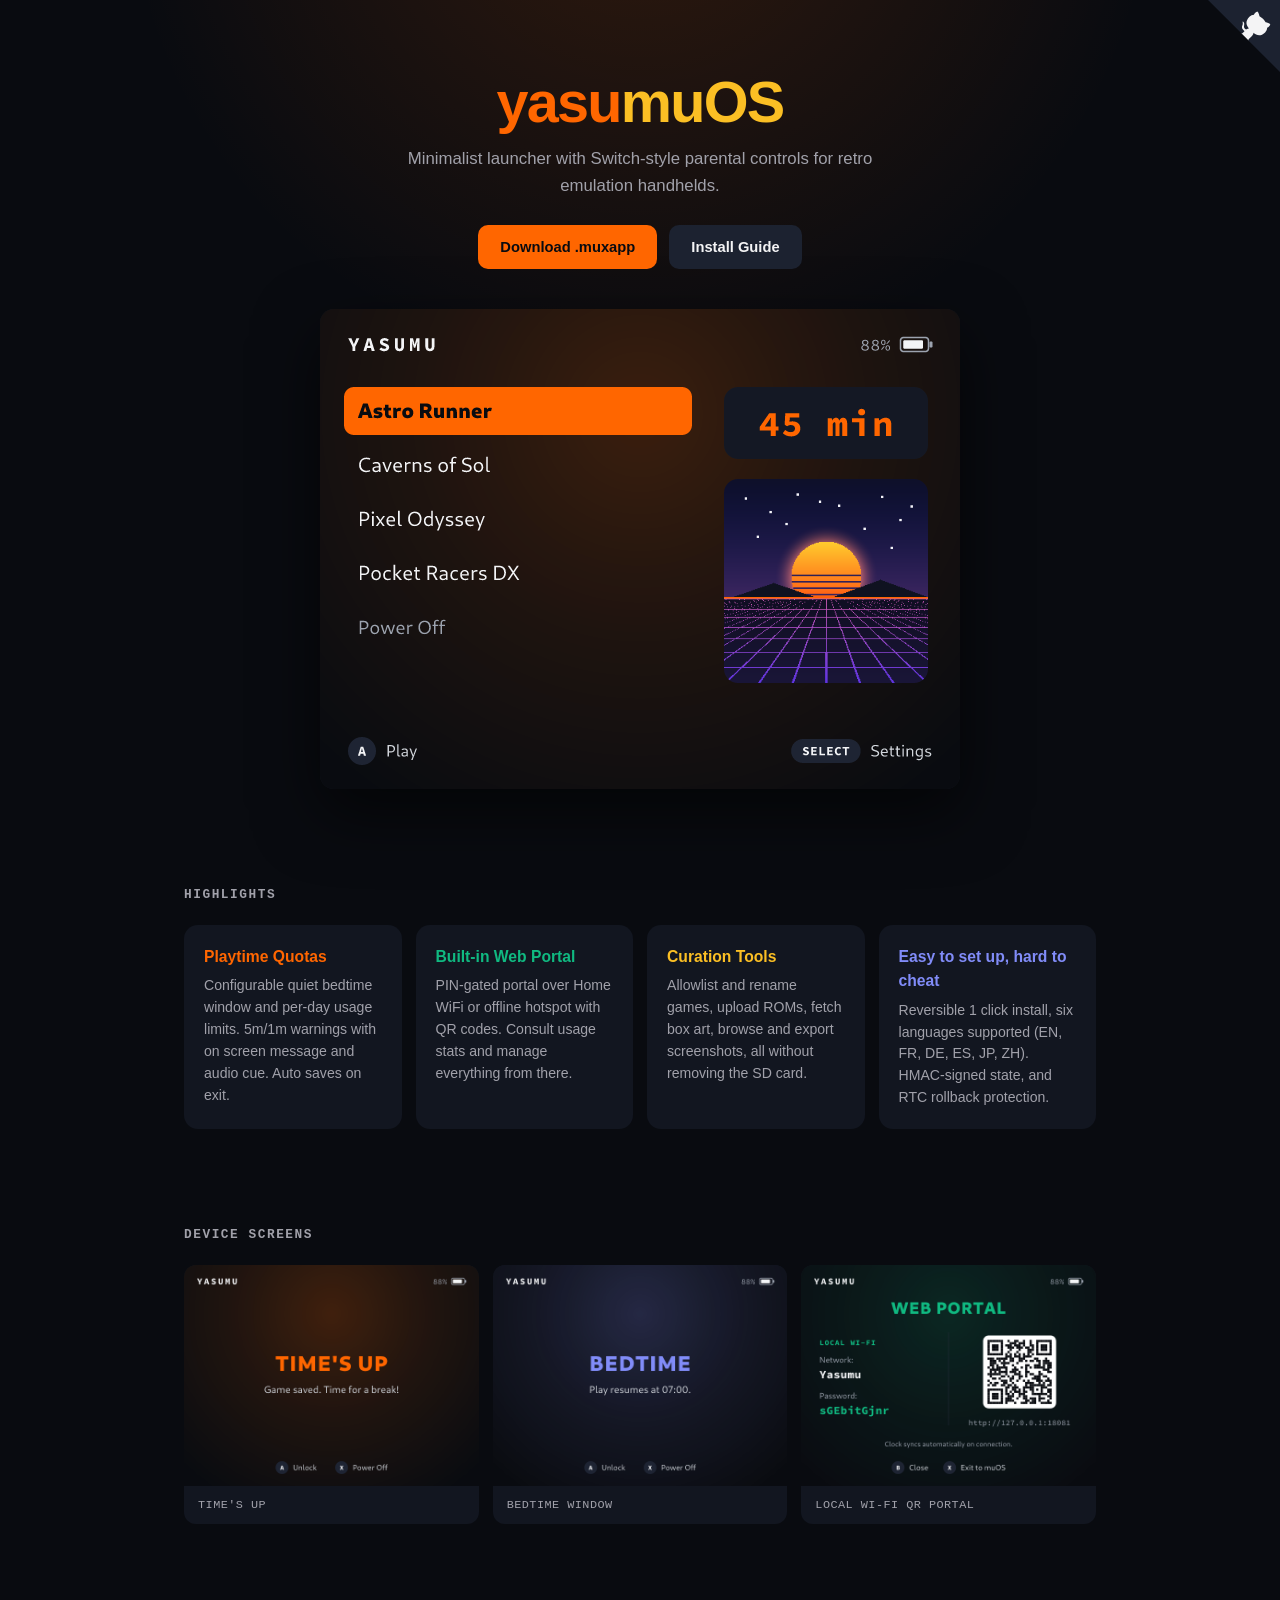
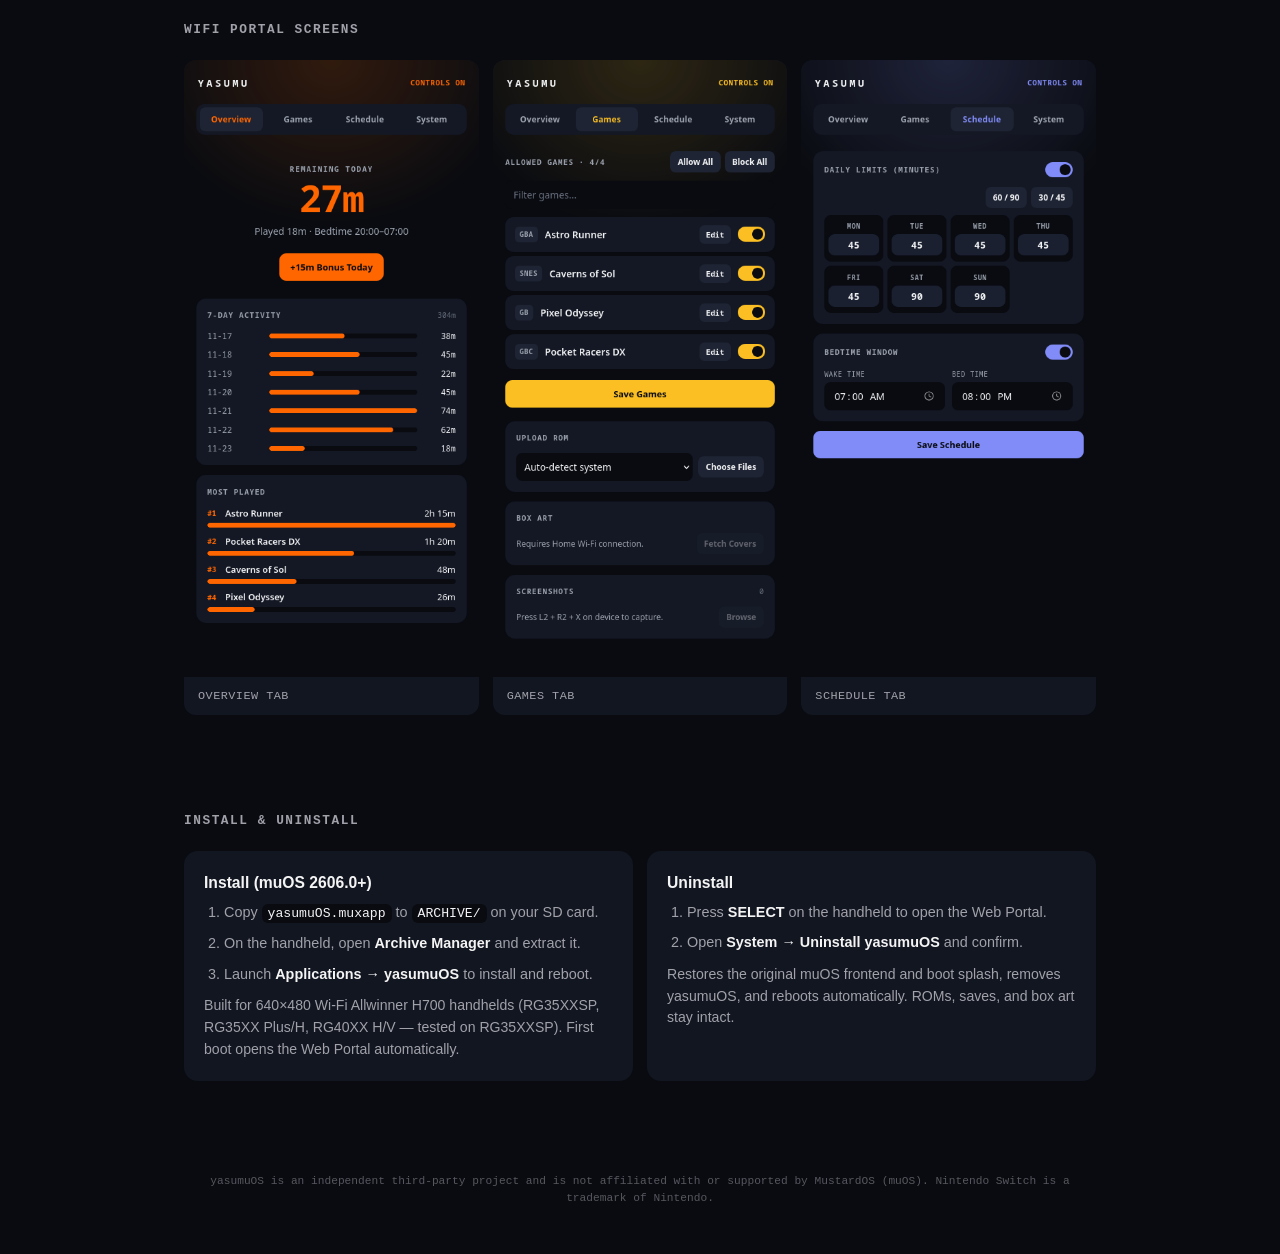
<file: docs/index.html>
<!DOCTYPE html>
<html lang="en">
<head>
<meta charset="utf-8">
<meta name="viewport" content="width=device-width, initial-scale=1">
<title>yasumuOS — Switch-Style Parental Controls for muOS Handhelds</title>
<meta name="description" content="Minimalist launcher with Switch-style parental controls for retro emulation handhelds.">
<link rel="icon" type="image/svg+xml" href="data:image/svg+xml,%3Csvg xmlns='http://www.w3.org/2000/svg' viewBox='0 0 64 64'%3E%3Crect x='2' y='2' width='60' height='60' rx='13' fill='%23090B10'/%3E%3Cpolygon points='49,14 39,14 29,34 36,36' fill='%23FBBF24'/%3E%3Cpolygon points='15,14 25,14 36,34 28,37' fill='%23FF6600'/%3E%3Crect x='27.5' y='31' width='9' height='20' rx='4' fill='%23FF6600'/%3E%3C/svg%3E">
<style>
  :root {
    --bg: #090B10;
    --surface: #121620;
    --surface-hi: #1C2230;
    --text: #F4F4F5;
    --muted: #A1A1AA;
    --dim: #71717A;
    --orange: #FF6600;
    --amber: #FBBF24;
    --indigo: #818CF8;
    --emerald: #10B981;
    --sans: -apple-system, BlinkMacSystemFont, "Segoe UI", Roboto, Helvetica, Arial, sans-serif;
    --mono: ui-monospace, SFMono-Regular, Menlo, Monaco, Consolas, monospace;
  }
  * { box-sizing: border-box; margin: 0; padding: 0; }
  html { scroll-behavior: smooth; }
  body {
    font-family: var(--sans);
    background: var(--bg);
    color: var(--text);
    line-height: 1.55;
    -webkit-font-smoothing: antialiased;
    min-height: 100vh;
    background-image: radial-gradient(circle 720px at 50% -140px, rgba(255, 102, 0, 0.16), transparent 72%);
    background-repeat: no-repeat;
  }

  /* GitHub Corner */
  .github-corner svg {
    fill: var(--surface-hi);
    color: var(--text);
    position: fixed;
    top: 0;
    right: 0;
    z-index: 50;
    transition: fill 0.2s ease;
  }
  .github-corner:hover svg { fill: var(--orange); color: var(--bg); }
  .github-corner:hover .octo-arm { animation: octocat-wave 560ms ease-in-out; }
  @keyframes octocat-wave {
    0%, 100% { transform: rotate(0); }
    20%, 60% { transform: rotate(-25deg); }
    40%, 80% { transform: rotate(10deg); }
  }
  @media (max-width: 500px) {
    .github-corner:hover .octo-arm { animation: none; }
    .github-corner .octo-arm { animation: octocat-wave 560ms ease-in-out; }
  }

  .wrap {
    max-width: 960px;
    margin: 0 auto;
    padding: 0 24px;
  }

  /* Hero */
  header {
    padding: 72px 0 48px;
    text-align: center;
  }
  .wordmark {
    font-size: clamp(2.4rem, 6vw, 3.6rem);
    font-weight: 800;
    letter-spacing: -0.03em;
    line-height: 1.05;
  }
  .wordmark .yasu { color: var(--orange); }
  .wordmark .muos { color: var(--amber); }
  .tagline {
    margin: 14px auto 0;
    max-width: 540px;
    color: var(--muted);
    font-size: 1.05rem;
  }
  .cta-row {
    margin-top: 26px;
    display: flex;
    gap: 12px;
    justify-content: center;
    flex-wrap: wrap;
  }
  .btn {
    display: inline-flex;
    align-items: center;
    gap: 8px;
    padding: 11px 22px;
    border-radius: 10px;
    font-weight: 700;
    font-size: 0.92rem;
    text-decoration: none;
    transition: opacity 0.15s ease, transform 0.1s ease;
  }
  .btn:active { transform: scale(0.98); }
  .btn-primary { background: var(--orange); color: var(--bg); }
  .btn-primary:hover { opacity: 0.92; }
  .btn-secondary { background: var(--surface-hi); color: var(--text); }
  .btn-secondary:hover { opacity: 0.88; }

  .hero-shot {
    margin: 40px auto 0;
    max-width: 640px;
    border-radius: 14px;
    overflow: hidden;
    background: var(--surface);
    box-shadow: 0 24px 64px rgba(0, 0, 0, 0.6);
  }
  .hero-shot img { display: block; width: 100%; height: auto; }

  /* Sections */
  section { padding: 48px 0; }
  h2 {
    font-family: var(--mono);
    font-size: 0.8rem;
    font-weight: 700;
    letter-spacing: 0.12em;
    text-transform: uppercase;
    color: var(--muted);
    margin-bottom: 20px;
  }

  /* Feature grid */
  .features {
    display: grid;
    grid-template-columns: repeat(auto-fit, minmax(210px, 1fr));
    gap: 14px;
  }
  .card {
    background: var(--surface);
    border-radius: 14px;
    padding: 20px;
  }
  .card h3 {
    font-size: 0.98rem;
    font-weight: 700;
    margin-bottom: 6px;
  }
  .card p {
    font-size: 0.88rem;
    color: var(--muted);
  }
  .c-orange h3 { color: var(--orange); }
  .c-amber h3 { color: var(--amber); }
  .c-indigo h3 { color: var(--indigo); }
  .c-emerald h3 { color: var(--emerald); }

  /* Screenshots */
  .shot-grid {
    display: grid;
    grid-template-columns: repeat(auto-fit, minmax(260px, 1fr));
    gap: 14px;
  }
  .shot {
    background: var(--surface);
    border-radius: 12px;
    overflow: hidden;
  }
  .shot img { display: block; width: 100%; height: auto; }
  .shot figcaption {
    padding: 10px 14px;
    font-family: var(--mono);
    font-size: 0.74rem;
    color: var(--muted);
    letter-spacing: 0.04em;
  }
  .portal-grid {
    margin-top: 14px;
    display: grid;
    grid-template-columns: repeat(3, 1fr);
    gap: 14px;
  }
  @media (max-width: 640px) {
    .portal-grid { grid-template-columns: 1fr; max-width: 320px; margin-left: auto; margin-right: auto; }
  }

  /* Install / Uninstall */
  .two-col {
    display: grid;
    grid-template-columns: repeat(auto-fit, minmax(290px, 1fr));
    gap: 14px;
  }
  ol {
    padding-left: 20px;
    font-size: 0.9rem;
    color: var(--muted);
  }
  ol li { margin-bottom: 8px; }
  ol li strong { color: var(--text); }
  code, pre {
    font-family: var(--mono);
    font-size: 0.82rem;
    background: var(--bg);
    color: var(--text);
    border-radius: 6px;
  }
  code { padding: 2px 6px; }
  pre {
    padding: 12px 14px;
    margin: 10px 0;
    overflow-x: auto;
  }
  .note {
    margin-top: 10px;
    font-size: 0.82rem;
    color: var(--dim);
  }

  footer {
    padding: 36px 0 48px;
    text-align: center;
    font-family: var(--mono);
    font-size: 0.76rem;
    color: var(--dim);
  }
  footer a { color: var(--muted); text-decoration: none; }
  footer a:hover { color: var(--text); }
</style>
</head>
<body>

<a href="https://github.com/t0mg/yasumuOS" class="github-corner" aria-label="View source on GitHub">
  <svg width="72" height="72" viewBox="0 0 250 250" aria-hidden="true">
    <path d="M0,0 L115,115 L130,115 L142,142 L250,250 L250,0 Z"></path>
    <path d="M128.3,109.0 C113.8,99.7 119.0,89.6 119.0,89.6 C122.0,82.7 120.5,78.6 120.5,78.6 C119.2,72.0 123.4,76.3 123.4,76.3 C127.3,80.9 125.5,87.3 125.5,87.3 C122.9,97.6 130.6,101.9 134.4,103.2" fill="currentColor" style="transform-origin: 130px 106px;" class="octo-arm"></path>
    <path d="M115.0,115.0 C114.9,115.1 118.7,116.5 119.8,115.4 L133.7,101.6 C136.9,99.2 139.9,98.4 142.2,98.6 C133.8,88.0 127.5,74.4 143.8,58.0 C148.5,53.4 154.0,51.2 159.7,51.0 C160.3,49.4 163.2,43.6 171.4,40.1 C171.4,40.1 176.1,42.5 178.8,56.2 C183.1,58.6 187.2,61.8 190.9,65.4 C194.5,69.0 197.7,73.2 200.1,77.6 C213.8,80.2 216.3,84.9 216.3,84.9 C212.7,93.1 206.9,96.0 205.4,96.6 C205.1,102.4 203.0,107.8 198.3,112.5 C181.9,128.9 168.3,122.5 157.7,114.1 C157.9,116.9 156.7,120.9 152.7,124.9 L141.0,136.5 C139.8,137.7 141.6,141.9 141.8,141.8 Z" fill="currentColor" class="octo-body"></path>
  </svg>
</a>

<div class="wrap">
  <header>
    <h1 class="wordmark"><span class="yasu">yasu</span><span class="muos">muOS</span></h1>
    <p class="tagline">Minimalist launcher with Switch-style parental controls for retro emulation handhelds.</p>
    <div class="cta-row">
      <a class="btn btn-primary" href="https://github.com/t0mg/yasumuOS/releases/latest">Download .muxapp</a>
      <a class="btn btn-secondary" href="#install">Install Guide</a>
    </div>
    <figure class="hero-shot">
      <img src="images/launcher.png" alt="yasumuOS game launcher with box art and remaining playtime">
    </figure>
  </header>

  <section>
    <h2>Highlights</h2>
    <div class="features">
      <div class="card c-orange">
        <h3>Playtime Quotas</h3>
        <p>Configurable quiet bedtime window and per-day usage limits. 5m/1m warnings with on screen message and audio cue. Auto saves on exit.</p>
      </div>
      <div class="card c-emerald">
        <h3>Built-in Web Portal</h3>
        <p>PIN-gated portal over Home WiFi or offline hotspot with QR codes. Consult usage stats and manage everything from there.</p>
      </div>
      <div class="card c-amber">
        <h3>Curation Tools</h3>
        <p>Allowlist and rename games, upload ROMs, fetch box art, browse and export screenshots, all without removing the SD card.</p>
      </div>
      <div class="card c-indigo">
        <h3>Easy to set up, hard to cheat</h3>
        <p>Reversible 1 click install, six languages supported (EN, FR, DE, ES, JP, ZH). HMAC-signed state, and RTC rollback protection.</p>
      </div>
    </div>
  </section>

  <section>
    <h2>Device screens</h2>
    <div class="shot-grid">
      <figure class="shot">
        <img src="images/time-up.png" alt="Time's Up lock screen">
        <figcaption>TIME'S UP</figcaption>
      </figure>
      <figure class="shot">
        <img src="images/bedtime.png" alt="Bedtime lock screen">
        <figcaption>BEDTIME WINDOW</figcaption>
      </figure>
      <figure class="shot">
        <img src="images/portal-qr.png" alt="On-device Web Portal QR screen">
        <figcaption>LOCAL WI-FI QR PORTAL</figcaption>
      </figure>
    </div>
  </section>
    
  <section>
    <h2>WiFi Portal screens</h2>
    <div class="portal-grid">
      <figure class="shot">
        <img src="images/web-overview.png" alt="Web Portal Overview tab">
        <figcaption>OVERVIEW TAB</figcaption>
      </figure>
      <figure class="shot">
        <img src="images/web-games.png" alt="Web Portal Games tab">
        <figcaption>GAMES TAB</figcaption>
      </figure>
      <figure class="shot">
        <img src="images/web-schedule.png" alt="Web Portal Schedule tab">
        <figcaption>SCHEDULE TAB</figcaption>
      </figure>
    </div>
  </section>

  <section id="install">
    <h2>Install &amp; Uninstall</h2>
    <div class="two-col">
      <div class="card">
        <h3>Install (muOS 2606.0+)</h3>
        <ol>
          <li>Copy <code>yasumuOS.muxapp</code> to <code>ARCHIVE/</code> on your SD card.</li>
          <li>On the handheld, open <strong>Archive Manager</strong> and extract it.</li>
          <li>Launch <strong>Applications → yasumuOS</strong> to install and reboot.</li>
        </ol>
        <p class="note">Built for 640×480 Wi-Fi Allwinner H700 handhelds (RG35XXSP, RG35XX Plus/H, RG40XX H/V — tested on RG35XXSP). First boot opens the Web Portal automatically.</p>
      </div>
      <div class="card">
        <h3>Uninstall</h3>
        <ol>
          <li>Press <strong>SELECT</strong> on the handheld to open the Web Portal.</li>
          <li>Open <strong>System → Uninstall yasumuOS</strong> and confirm.</li>
        </ol>
        <p class="note">Restores the original muOS frontend and boot splash, removes yasumuOS, and reboots automatically. ROMs, saves, and box art stay intact.</p>
      </div>
    </div>
  </section>

  <footer>
    <div style="margin-top:8px; font-size:0.7rem; opacity:0.75;">yasumuOS is an independent third-party project and is not affiliated with or supported by MustardOS (muOS). Nintendo Switch is a trademark of Nintendo.</div>
  </footer>
</div>

</body>
</html>
</file>
